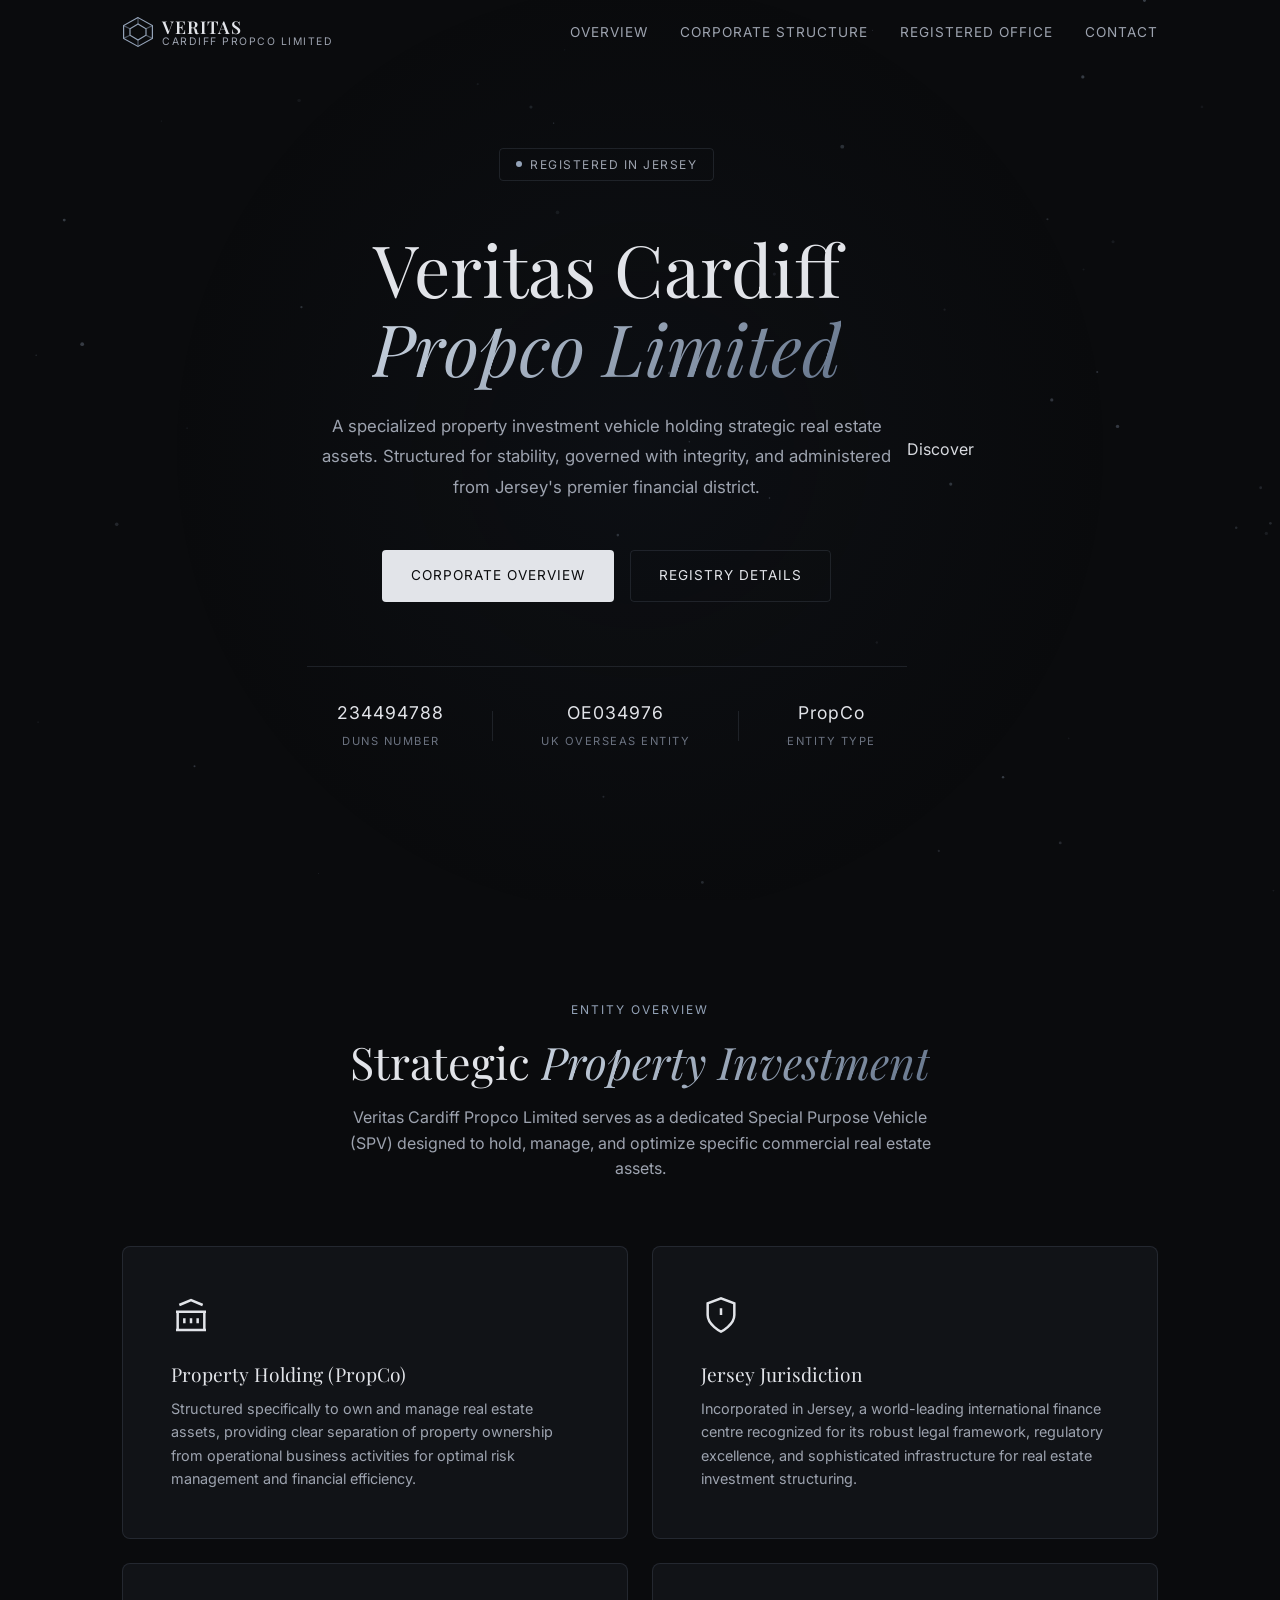
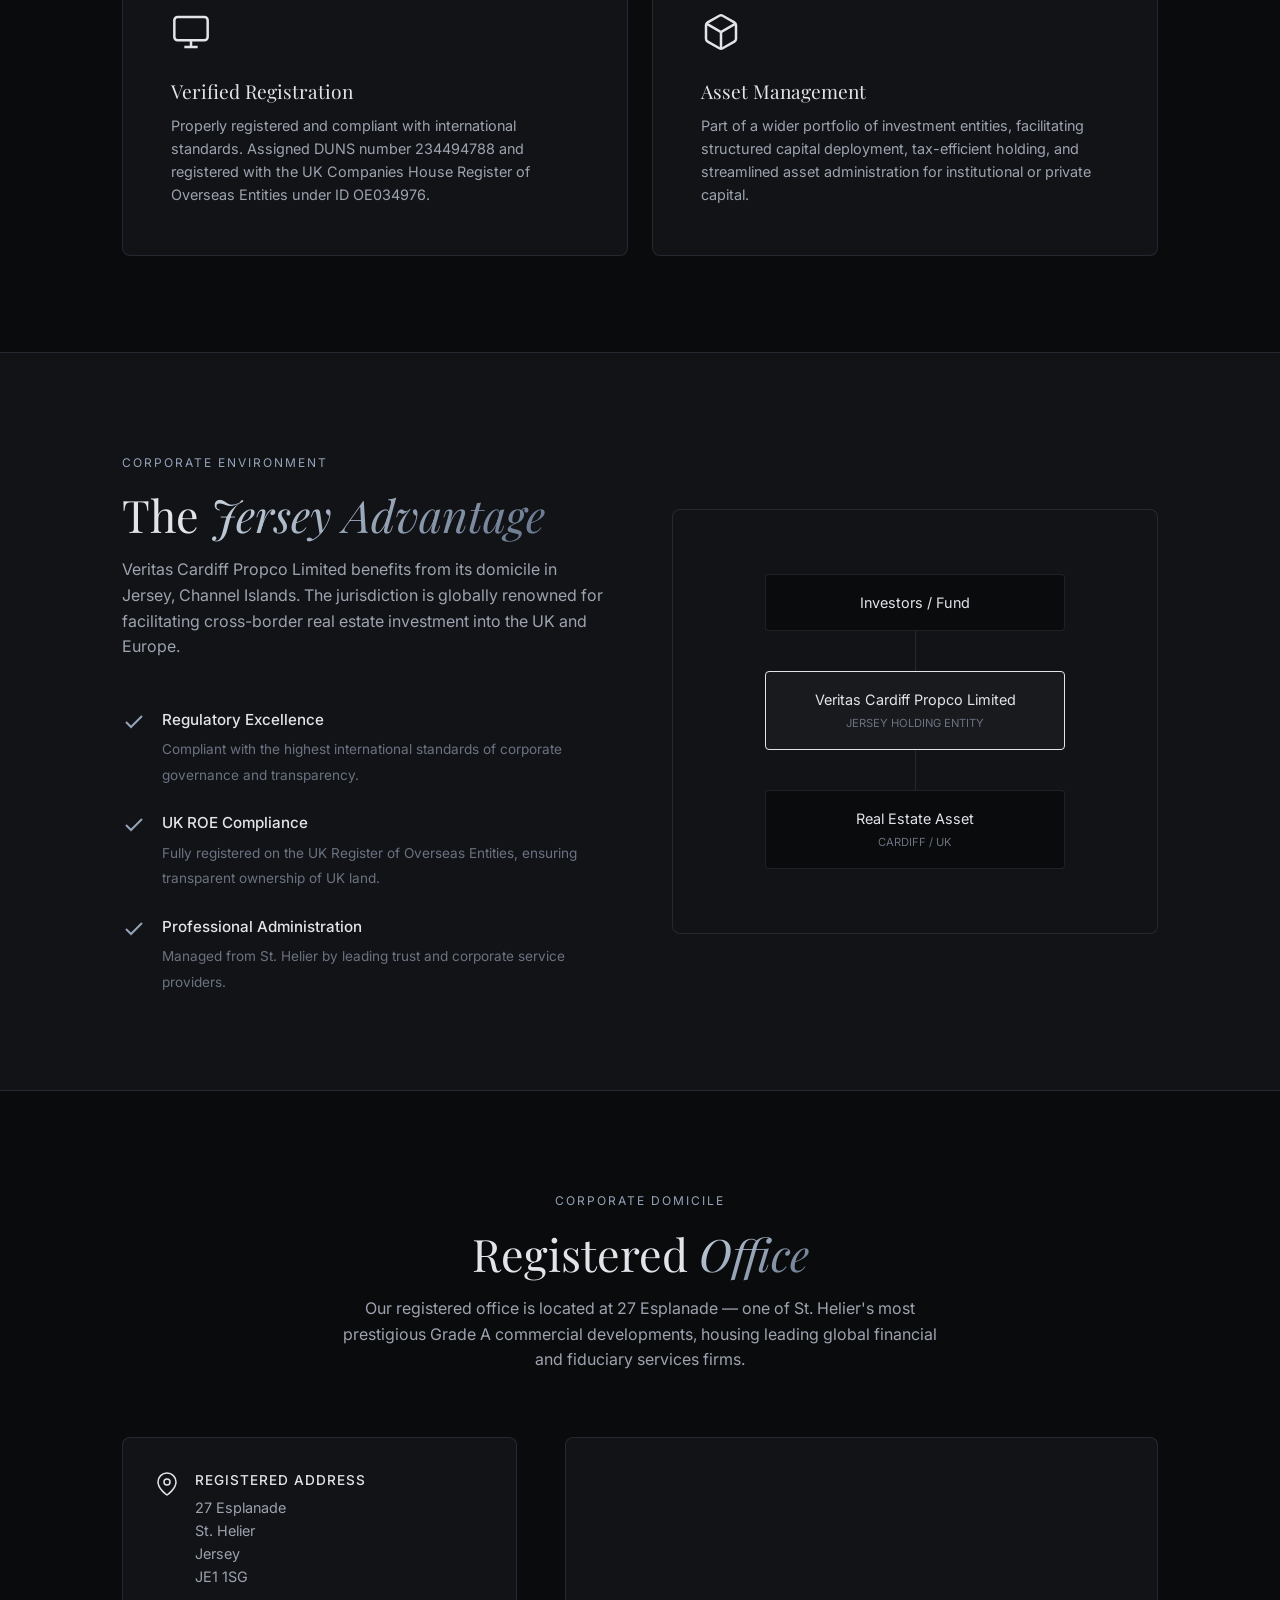
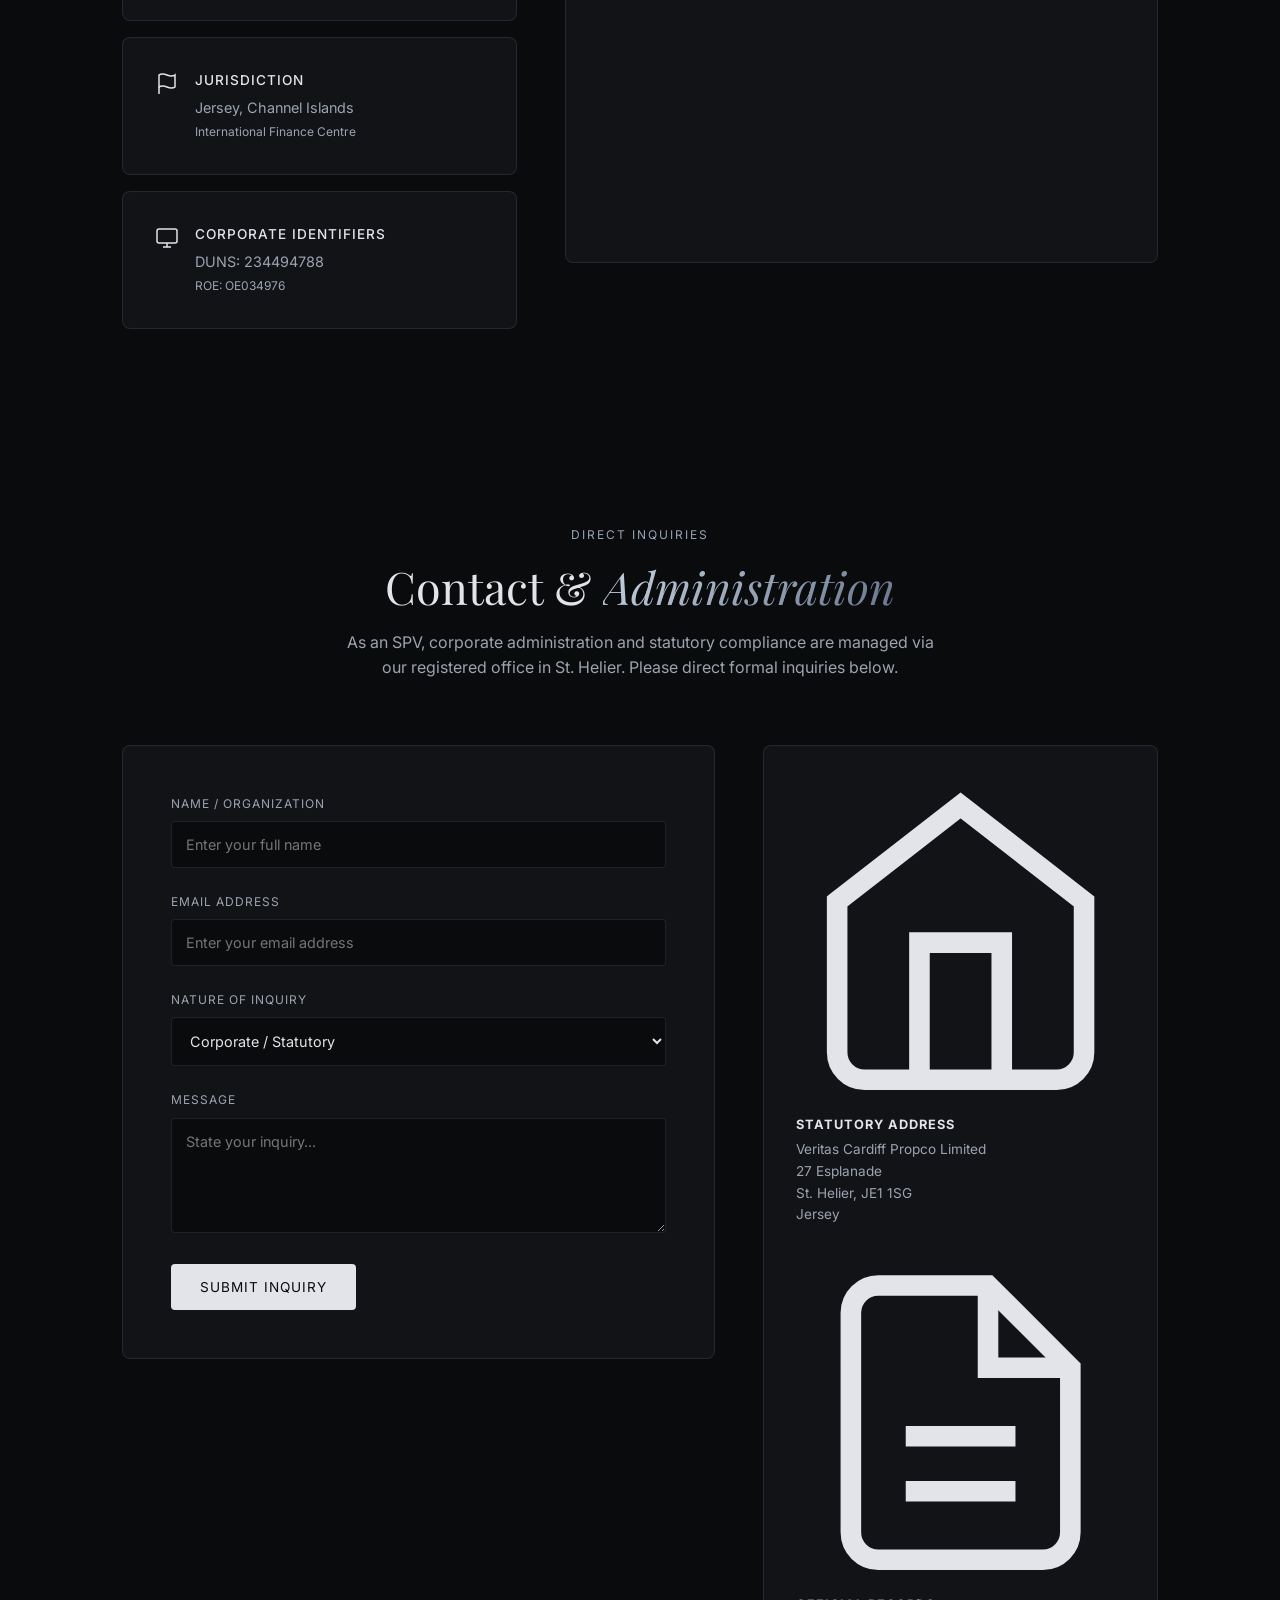
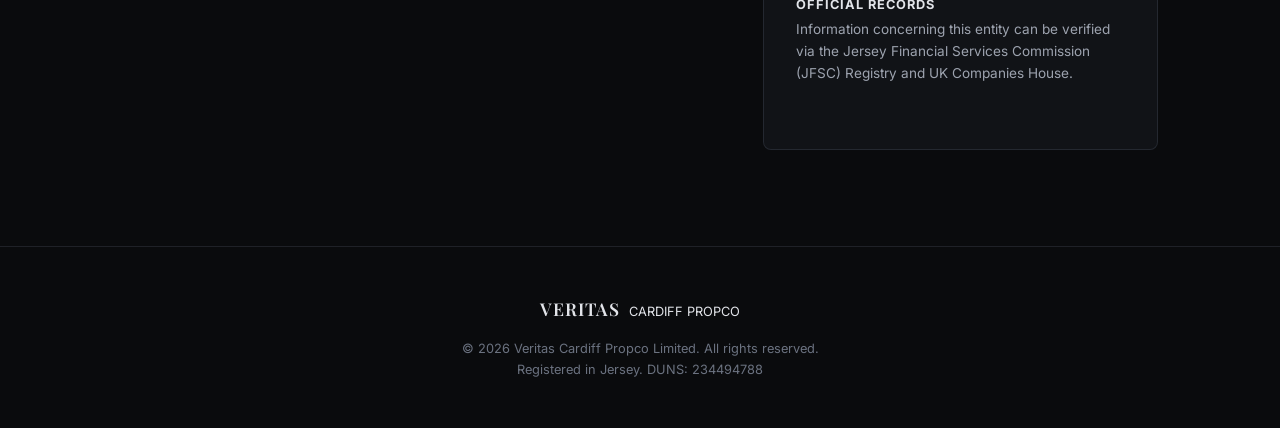
<file: index.html>
<!DOCTYPE html>
<html lang="en">
<head>
    <meta charset="UTF-8">
    <meta name="viewport" content="width=device-width, initial-scale=1.0">
    <title>Veritas Cardiff Propco Limited | Jersey</title>
    <meta name="description" content="Veritas Cardiff Propco Limited - Property investment and management entity. Registered at 27 Esplanade, St. Helier, Jersey. DUNS: 234494788.">
    <meta name="keywords" content="Veritas Cardiff Propco Limited, PropCo, Jersey, Real Estate, Property Investment, 27 Esplanade, St Helier, DUNS 234494788">
    <meta name="author" content="Veritas Cardiff Propco Limited">
    <meta property="og:title" content="Veritas Cardiff Propco Limited | Property Investment Entity">
    <meta property="og:description" content="A specialized property investment and management entity registered in St. Helier, Jersey.">
    <meta property="og:type" content="website">
    <link rel="preconnect" href="https://fonts.googleapis.com">
    <link rel="preconnect" href="https://fonts.gstatic.com" crossorigin>
    <link href="https://fonts.googleapis.com/css2?family=Inter:wght@300;400;500;600;700&family=Playfair+Display:ital,wght@0,400;0,600;0,700;1,400&display=swap" rel="stylesheet">
    <link rel="stylesheet" href="styles.css">
</head>
<body>
    <canvas id="particles-canvas"></canvas>

    <!-- Navigation -->
    <nav class="navbar" id="navbar">
        <div class="nav-container">
            <a href="#hero" class="nav-logo">
                <div class="logo-icon">
                    <svg viewBox="0 0 40 40" fill="none" xmlns="http://www.w3.org/2000/svg">
                        <path d="M20 2L2 12V28L20 38L38 28V12L20 2Z" stroke="currentColor" stroke-width="1.5" fill="none"/>
                        <path d="M20 10L10 16V24L20 30L30 24V16L20 10Z" stroke="currentColor" stroke-width="1.5" fill="none"/>
                        <path d="M20 2V10M2 12L10 16M38 12L30 16M2 28L10 24M38 28L30 24M20 38V30" stroke="currentColor" stroke-width="1.5" opacity="0.5"/>
                    </svg>
                </div>
                <div class="logo-text-group">
                    <span class="logo-text">VERITAS</span>
                    <span class="logo-subtext">CARDIFF PROPCO LIMITED</span>
                </div>
            </a>
            <ul class="nav-links">
                <li><a href="#about" class="nav-link">Overview</a></li>
                <li><a href="#structure" class="nav-link">Corporate Structure</a></li>
                <li><a href="#location" class="nav-link">Registered Office</a></li>
                <li><a href="#contact" class="nav-link">Contact</a></li>
            </ul>
            <button class="nav-toggle" id="nav-toggle" aria-label="Toggle navigation">
                <span></span>
                <span></span>
                <span></span>
            </button>
        </div>
    </nav>

    <!-- Mobile Menu -->
    <div class="mobile-menu" id="mobile-menu">
        <ul class="mobile-nav-links">
            <li><a href="#about" class="mobile-nav-link">Overview</a></li>
            <li><a href="#structure" class="mobile-nav-link">Corporate Structure</a></li>
            <li><a href="#location" class="mobile-nav-link">Registered Office</a></li>
            <li><a href="#contact" class="mobile-nav-link">Contact</a></li>
        </ul>
    </div>

    <!-- Hero Section -->
    <section class="hero" id="hero">
        <div class="hero-overlay"></div>
        <div class="hero-content">
            <div class="hero-badge animate-fade-in">
                <span class="badge-dot"></span>
                Registered in Jersey
            </div>
            <h1 class="hero-title animate-fade-in-up">
                Veritas Cardiff<br>
                <span class="gradient-text">Propco Limited</span>
            </h1>
            <p class="hero-subtitle animate-fade-in-up delay-1">
                A specialized property investment vehicle holding strategic real estate assets. 
                Structured for stability, governed with integrity, and administered from Jersey's 
                premier financial district.
            </p>
            <div class="hero-cta animate-fade-in-up delay-2">
                <a href="#about" class="btn btn-primary">
                    Corporate Overview
                </a>
                <a href="#location" class="btn btn-outline">Registry Details</a>
            </div>
            <div class="hero-stats animate-fade-in-up delay-3">
                <div class="stat-item">
                    <span class="stat-number">234494788</span>
                    <span class="stat-label">DUNS Number</span>
                </div>
                <div class="stat-divider"></div>
                <div class="stat-item">
                    <span class="stat-number">OE034976</span>
                    <span class="stat-label">UK Overseas Entity</span>
                </div>
                <div class="stat-divider"></div>
                <div class="stat-item">
                    <span class="stat-number">PropCo</span>
                    <span class="stat-label">Entity Type</span>
                </div>
            </div>
        </div>
        <div class="hero-scroll-indicator">
            <div class="scroll-line"></div>
            <span>Discover</span>
        </div>
    </section>

    <!-- About Section -->
    <section class="section about" id="about">
        <div class="container">
            <div class="section-header">
                <span class="section-tag">Entity Overview</span>
                <h2 class="section-title">Strategic <span class="gradient-text">Property Investment</span></h2>
                <p class="section-subtitle">
                    Veritas Cardiff Propco Limited serves as a dedicated Special Purpose Vehicle (SPV) 
                    designed to hold, manage, and optimize specific commercial real estate assets.
                </p>
            </div>
            <div class="about-grid">
                <div class="about-card glass-card animate-on-scroll">
                    <div class="card-icon">
                        <svg viewBox="0 0 24 24" fill="none" stroke="currentColor" stroke-width="1.5">
                            <path d="M3 21h18M3 10h18M5 6l7-3 7 3M4 10v11m16-11v11M8 14v3m4-3v3m4-3v3"/>
                        </svg>
                    </div>
                    <h3>Property Holding (PropCo)</h3>
                    <p>Structured specifically to own and manage real estate assets, providing clear separation of property ownership from operational business activities for optimal risk management and financial efficiency.</p>
                </div>
                <div class="about-card glass-card animate-on-scroll">
                    <div class="card-icon">
                        <svg viewBox="0 0 24 24" fill="none" stroke="currentColor" stroke-width="1.5">
                            <path d="M12 22s8-4 8-10V5l-8-3-8 3v7c0 6 8 10 8 10z"/>
                            <path d="M12 8v4m0 4h.01"/>
                        </svg>
                    </div>
                    <h3>Jersey Jurisdiction</h3>
                    <p>Incorporated in Jersey, a world-leading international finance centre recognized for its robust legal framework, regulatory excellence, and sophisticated infrastructure for real estate investment structuring.</p>
                </div>
                <div class="about-card glass-card animate-on-scroll">
                    <div class="card-icon">
                        <svg viewBox="0 0 24 24" fill="none" stroke="currentColor" stroke-width="1.5">
                            <rect x="2" y="3" width="20" height="14" rx="2" ry="2"/>
                            <line x1="8" y1="21" x2="16" y2="21"/>
                            <line x1="12" y1="17" x2="12" y2="21"/>
                        </svg>
                    </div>
                    <h3>Verified Registration</h3>
                    <p>Properly registered and compliant with international standards. Assigned DUNS number 234494788 and registered with the UK Companies House Register of Overseas Entities under ID OE034976.</p>
                </div>
                <div class="about-card glass-card animate-on-scroll">
                    <div class="card-icon">
                        <svg viewBox="0 0 24 24" fill="none" stroke="currentColor" stroke-width="1.5">
                            <path d="M21 16V8a2 2 0 00-1-1.73l-7-4a2 2 0 00-2 0l-7 4A2 2 0 003 8v8a2 2 0 001 1.73l7 4a2 2 0 002 0l7-4A2 2 0 0021 16z"/>
                            <polyline points="3.27 6.96 12 12.01 20.73 6.96"/>
                            <line x1="12" y1="22.08" x2="12" y2="12"/>
                        </svg>
                    </div>
                    <h3>Asset Management</h3>
                    <p>Part of a wider portfolio of investment entities, facilitating structured capital deployment, tax-efficient holding, and streamlined asset administration for institutional or private capital.</p>
                </div>
            </div>
        </div>
    </section>

    <!-- Structure Section -->
    <section class="section structure" id="structure">
        <div class="container">
            <div class="structure-grid">
                <div class="structure-content animate-on-scroll">
                    <span class="section-tag">Corporate Environment</span>
                    <h2 class="section-title">The <span class="gradient-text">Jersey Advantage</span></h2>
                    <p>Veritas Cardiff Propco Limited benefits from its domicile in Jersey, Channel Islands. The jurisdiction is globally renowned for facilitating cross-border real estate investment into the UK and Europe.</p>
                    
                    <ul class="benefit-list">
                        <li>
                            <div class="benefit-icon">
                                <svg viewBox="0 0 24 24" fill="none" stroke="currentColor" stroke-width="2"><polyline points="20 6 9 17 4 12"/></svg>
                            </div>
                            <div>
                                <strong>Regulatory Excellence</strong>
                                <span>Compliant with the highest international standards of corporate governance and transparency.</span>
                            </div>
                        </li>
                        <li>
                            <div class="benefit-icon">
                                <svg viewBox="0 0 24 24" fill="none" stroke="currentColor" stroke-width="2"><polyline points="20 6 9 17 4 12"/></svg>
                            </div>
                            <div>
                                <strong>UK ROE Compliance</strong>
                                <span>Fully registered on the UK Register of Overseas Entities, ensuring transparent ownership of UK land.</span>
                            </div>
                        </li>
                        <li>
                            <div class="benefit-icon">
                                <svg viewBox="0 0 24 24" fill="none" stroke="currentColor" stroke-width="2"><polyline points="20 6 9 17 4 12"/></svg>
                            </div>
                            <div>
                                <strong>Professional Administration</strong>
                                <span>Managed from St. Helier by leading trust and corporate service providers.</span>
                            </div>
                        </li>
                    </ul>
                </div>
                <div class="structure-visual animate-on-scroll">
                    <div class="glass-card corporate-diagram">
                        <div class="diagram-node top">
                            <span>Investors / Fund</span>
                        </div>
                        <div class="diagram-line vertical"></div>
                        <div class="diagram-node middle highlight">
                            <span>Veritas Cardiff Propco Limited</span>
                            <small>Jersey Holding Entity</small>
                        </div>
                        <div class="diagram-line vertical"></div>
                        <div class="diagram-node bottom">
                            <span>Real Estate Asset</span>
                            <small>Cardiff / UK</small>
                        </div>
                    </div>
                </div>
            </div>
        </div>
    </section>

    <!-- Location Section -->
    <section class="section location" id="location">
        <div class="container">
            <div class="section-header">
                <span class="section-tag">Corporate Domicile</span>
                <h2 class="section-title">Registered <span class="gradient-text">Office</span></h2>
                <p class="section-subtitle">
                    Our registered office is located at 27 Esplanade — one of St. Helier's most prestigious 
                    Grade A commercial developments, housing leading global financial and fiduciary services firms.
                </p>
            </div>
            <div class="location-grid">
                <div class="location-info animate-on-scroll">
                    <div class="location-detail-card glass-card">
                        <div class="location-icon">
                            <svg viewBox="0 0 24 24" fill="none" stroke="currentColor" stroke-width="1.5">
                                <path d="M21 10c0 7-9 13-9 13s-9-6-9-13a9 9 0 0118 0z"/>
                                <circle cx="12" cy="10" r="3"/>
                            </svg>
                        </div>
                        <div>
                            <h3>Registered Address</h3>
                            <p>27 Esplanade<br>
                            St. Helier<br>
                            Jersey<br>
                            JE1 1SG</p>
                        </div>
                    </div>
                    <div class="location-detail-card glass-card">
                        <div class="location-icon">
                            <svg viewBox="0 0 24 24" fill="none" stroke="currentColor" stroke-width="1.5">
                                <path d="M4 15s1-1 4-1 5 2 8 2 4-1 4-1V3s-1 1-4 1-5-2-8-2-4 1-4 1z"/>
                                <line x1="4" y1="22" x2="4" y2="15"/>
                            </svg>
                        </div>
                        <div>
                            <h3>Jurisdiction</h3>
                            <p>Jersey, Channel Islands<br>
                            <small>International Finance Centre</small></p>
                        </div>
                    </div>
                    <div class="location-detail-card glass-card">
                        <div class="location-icon">
                            <svg viewBox="0 0 24 24" fill="none" stroke="currentColor" stroke-width="1.5">
                                <rect x="2" y="3" width="20" height="14" rx="2" ry="2"/>
                                <line x1="8" y1="21" x2="16" y2="21"/>
                                <line x1="12" y1="17" x2="12" y2="21"/>
                            </svg>
                        </div>
                        <div>
                            <h3>Corporate Identifiers</h3>
                            <p>DUNS: 234494788<br>
                            <small>ROE: OE034976</small></p>
                        </div>
                    </div>
                </div>
                <div class="location-map animate-on-scroll">
                    <div class="map-wrapper glass-card">
                        <!-- Map embedded for St Helier Esplanade -->
                        <iframe
                            src="https://www.google.com/maps/embed?pb=!1m18!1m12!1m3!1d2581.564417154034!2d-2.11477768427976!3d49.18375817932034!2m3!1f0!2f0!3f0!3m2!1i1024!2i768!4f13.1!3m3!1m2!1s0x480c52bb7ad277bd%3A0xeaeb6767d02ce4eb!2s27%20Esplanade%2C%20St%20Helier%2C%20Jersey!5e0!3m2!1sen!2s!4v1"
                            width="100%"
                            height="400"
                            style="border:0; border-radius: 12px;"
                            allowfullscreen=""
                            loading="lazy"
                            referrerpolicy="no-referrer-when-downgrade"
                            title="27 Esplanade, Jersey">
                        </iframe>
                    </div>
                </div>
            </div>
        </div>
    </section>

    <!-- Contact Section -->
    <section class="section contact" id="contact">
        <div class="container">
            <div class="section-header">
                <span class="section-tag">Direct Inquiries</span>
                <h2 class="section-title">Contact & <span class="gradient-text">Administration</span></h2>
                <p class="section-subtitle">
                    As an SPV, corporate administration and statutory compliance are managed via 
                    our registered office in St. Helier. Please direct formal inquiries below.
                </p>
            </div>
            <div class="contact-grid">
                <div class="contact-form-wrapper animate-on-scroll">
                    <form class="contact-form glass-card" id="contact-form">
                        <div class="form-group">
                            <label for="name">Name / Organization</label>
                            <input type="text" id="name" name="name" placeholder="Enter your full name" required>
                        </div>
                        <div class="form-group">
                            <label for="email">Email Address</label>
                            <input type="email" id="email" name="email" placeholder="Enter your email address" required>
                        </div>
                        <div class="form-group">
                            <label for="subject">Nature of Inquiry</label>
                            <select id="subject" name="subject" class="form-select">
                                <option value="corporate">Corporate / Statutory</option>
                                <option value="property">Property Management</option>
                                <option value="compliance">Compliance / KYC</option>
                                <option value="other">Other</option>
                            </select>
                        </div>
                        <div class="form-group">
                            <label for="message">Message</label>
                            <textarea id="message" name="message" rows="5" placeholder="State your inquiry..." required></textarea>
                        </div>
                        <button type="submit" class="btn btn-primary btn-full">
                            Submit Inquiry
                        </button>
                    </form>
                </div>
                <div class="contact-info-wrapper animate-on-scroll">
                    <div class="contact-info-card glass-card">
                        <div class="contact-info-item">
                            <div class="contact-icon">
                                <svg viewBox="0 0 24 24" fill="none" stroke="currentColor" stroke-width="1.5">
                                    <path d="M3 9l9-7 9 7v11a2 2 0 01-2 2H5a2 2 0 01-2-2z"/>
                                    <polyline points="9 22 9 12 15 12 15 22"/>
                                </svg>
                            </div>
                            <div>
                                <h4>Statutory Address</h4>
                                <p>Veritas Cardiff Propco Limited<br>27 Esplanade<br>St. Helier, JE1 1SG<br>Jersey</p>
                            </div>
                        </div>
                        <div class="contact-info-item">
                            <div class="contact-icon">
                                <svg viewBox="0 0 24 24" fill="none" stroke="currentColor" stroke-width="1.5">
                                    <path d="M14 2H6a2 2 0 00-2 2v16a2 2 0 002 2h12a2 2 0 002-2V8z"/>
                                    <polyline points="14 2 14 8 20 8"/>
                                    <line x1="16" y1="13" x2="8" y2="13"/>
                                    <line x1="16" y1="17" x2="8" y2="17"/>
                                </svg>
                            </div>
                            <div>
                                <h4>Official Records</h4>
                                <p>Information concerning this entity can be verified via the Jersey Financial Services Commission (JFSC) Registry and UK Companies House.</p>
                            </div>
                        </div>
                    </div>
                </div>
            </div>
        </div>
    </section>

    <!-- Footer -->
    <footer class="footer">
        <div class="container">
            <div class="footer-bottom">
                <div class="footer-logo">
                    <span class="logo-text">VERITAS</span>
                    <span class="logo-accent" style="font-size: 0.8rem; margin-left: 5px;">CARDIFF PROPCO</span>
                </div>
                <p>&copy; <span id="current-year"></span> Veritas Cardiff Propco Limited. All rights reserved.</p>
                <p class="footer-location">Registered in Jersey. DUNS: 234494788</p>
            </div>
        </div>
    </footer>

    <script src="script.js"></script>
</body>
</html>
</file>
<file: styles.css>
/* =========================================
   Veritas Cardiff Propco Limited - Styles
   ========================================= */

:root {
    /* Colors - Corporate Slate/Platinum Theme */
    --color-bg-primary: #0a0b0d;
    --color-bg-secondary: #111317;
    --color-bg-tertiary: #191b22;
    --color-surface: rgba(25, 27, 34, 0.7);
    --color-surface-hover: rgba(35, 38, 48, 0.9);
    
    --color-text-primary: #e2e4e9;
    --color-text-secondary: #9da3af;
    --color-text-muted: #6b7280;
    
    --color-accent-1: #94a3b8; /* Slate/Silver */
    --color-accent-2: #e2e8f0; /* Platinum */
    --color-accent-3: #64748b;
    
    --gradient-primary: linear-gradient(135deg, #cbd5e1 0%, #64748b 100%);
    --gradient-glass: linear-gradient(135deg, rgba(255,255,255,0.03) 0%, rgba(255,255,255,0.01) 100%);
    
    --color-border: rgba(148, 163, 184, 0.15);
    --color-border-hover: rgba(148, 163, 184, 0.35);
    
    /* Spacing */
    --space-xs: 0.25rem;
    --space-sm: 0.5rem;
    --space-md: 1rem;
    --space-lg: 1.5rem;
    --space-xl: 2rem;
    --space-2xl: 3rem;
    --space-3xl: 4rem;
    --space-4xl: 6rem;
    
    /* Typography */
    --font-display: 'Playfair Display', serif;
    --font-body: 'Inter', sans-serif;
    
    /* Borders & Radius */
    --radius-sm: 4px;
    --radius-md: 8px;
    --radius-lg: 12px;
    --radius-xl: 16px;
    --radius-full: 9999px;
    
    /* Shadows */
    --shadow-sm: 0 2px 8px rgba(0, 0, 0, 0.4);
    --shadow-md: 0 4px 16px rgba(0, 0, 0, 0.5);
    --shadow-lg: 0 8px 32px rgba(0, 0, 0, 0.6);
    --shadow-glow: 0 0 30px rgba(148, 163, 184, 0.1);
    
    /* Transitions */
    --transition-fast: 0.2s ease;
    --transition-base: 0.3s ease;
    --transition-slow: 0.5s ease;
}

*, *::before, *::after {
    margin: 0;
    padding: 0;
    box-sizing: border-box;
}

html {
    scroll-behavior: smooth;
    scroll-padding-top: 80px;
}

body {
    font-family: var(--font-body);
    background-color: var(--color-bg-primary);
    color: var(--color-text-primary);
    line-height: 1.6;
    overflow-x: hidden;
    -webkit-font-smoothing: antialiased;
}

#particles-canvas {
    position: fixed;
    top: 0;
    left: 0;
    width: 100%;
    height: 100%;
    z-index: 0;
    pointer-events: none;
}

.container {
    max-width: 1100px;
    margin: 0 auto;
    padding: 0 var(--space-xl);
}

/* --- Navigation --- */
.navbar {
    position: fixed;
    top: 0;
    left: 0;
    right: 0;
    z-index: 1000;
    padding: var(--space-md) 0;
    transition: var(--transition-base);
    border-bottom: 1px solid transparent;
}

.navbar.scrolled {
    background: rgba(10, 11, 13, 0.95);
    backdrop-filter: blur(10px);
    border-bottom: 1px solid var(--color-border);
    padding: var(--space-sm) 0;
}

.nav-container {
    max-width: 1100px;
    margin: 0 auto;
    padding: 0 var(--space-xl);
    display: flex;
    align-items: center;
    justify-content: space-between;
}

.nav-logo {
    display: flex;
    align-items: center;
    gap: var(--space-sm);
    text-decoration: none;
    color: var(--color-text-primary);
}

.logo-icon {
    width: 32px;
    height: 32px;
    color: var(--color-accent-1);
    transition: var(--transition-base);
}

.logo-text-group {
    display: flex;
    flex-direction: column;
    line-height: 1.1;
}

.logo-text {
    font-family: var(--font-display);
    font-weight: 600;
    font-size: 1.1rem;
    letter-spacing: 1px;
}

.logo-subtext {
    font-size: 0.65rem;
    color: var(--color-text-secondary);
    letter-spacing: 1.5px;
    text-transform: uppercase;
}

.nav-links {
    display: flex;
    list-style: none;
    gap: var(--space-xl);
}

.nav-link {
    color: var(--color-text-secondary);
    text-decoration: none;
    font-size: 0.85rem;
    text-transform: uppercase;
    letter-spacing: 1px;
    position: relative;
    padding: var(--space-xs) 0;
    transition: var(--transition-base);
}

.nav-link::after {
    content: '';
    position: absolute;
    bottom: -2px;
    left: 0;
    width: 0;
    height: 1px;
    background: var(--color-text-primary);
    transition: var(--transition-base);
}

.nav-link:hover {
    color: var(--color-text-primary);
}

.nav-link:hover::after {
    width: 100%;
}

.nav-toggle {
    display: none;
    flex-direction: column;
    gap: 5px;
    background: none;
    border: none;
    cursor: pointer;
    padding: var(--space-xs);
}

.nav-toggle span {
    display: block;
    width: 24px;
    height: 1px;
    background: var(--color-text-primary);
    transition: var(--transition-base);
}

/* Mobile Menu */
.mobile-menu {
    position: fixed;
    top: 0; left: 0; right: 0; bottom: 0;
    background: rgba(10, 11, 13, 0.98);
    z-index: 999;
    display: flex;
    align-items: center;
    justify-content: center;
    opacity: 0;
    visibility: hidden;
    transition: var(--transition-slow);
}

.mobile-menu.active { opacity: 1; visibility: visible; }
.mobile-nav-links { list-style: none; text-align: center; }

.mobile-nav-link {
    color: var(--color-text-primary);
    text-decoration: none;
    font-family: var(--font-display);
    font-size: 1.5rem;
    display: block;
    padding: var(--space-lg) 0;
    opacity: 0;
    transform: translateY(20px);
    transition: var(--transition-base);
}

.mobile-menu.active .mobile-nav-link { opacity: 1; transform: translateY(0); }

/* --- Hero --- */
.hero {
    position: relative;
    min-height: 100vh;
    display: flex;
    align-items: center;
    justify-content: center;
    overflow: hidden;
    padding: var(--space-4xl) var(--space-xl);
}

.hero-overlay {
    position: absolute;
    top: 0; left: 0; right: 0; bottom: 0;
    background: radial-gradient(circle at center, rgba(30, 41, 59, 0.15) 0%, transparent 60%);
    z-index: 1;
}

.hero-content {
    position: relative;
    z-index: 2;
    text-align: center;
    max-width: 800px;
}

.hero-badge {
    display: inline-flex;
    align-items: center;
    gap: var(--space-sm);
    padding: 6px 16px;
    border: 1px solid var(--color-border);
    border-radius: var(--radius-sm);
    font-size: 0.75rem;
    color: var(--color-text-secondary);
    letter-spacing: 1.5px;
    text-transform: uppercase;
    margin-bottom: var(--space-2xl);
}

.badge-dot {
    width: 6px;
    height: 6px;
    background: var(--color-accent-1);
    border-radius: 50%;
}

.hero-title {
    font-family: var(--font-display);
    font-size: clamp(2.5rem, 6vw, 4.5rem);
    font-weight: 400;
    line-height: 1.1;
    margin-bottom: var(--space-lg);
}

.gradient-text {
    background: var(--gradient-primary);
    -webkit-background-clip: text;
    -webkit-text-fill-color: transparent;
    background-clip: text;
    font-style: italic;
}

.hero-subtitle {
    font-size: 1.05rem;
    color: var(--color-text-secondary);
    max-width: 600px;
    margin: 0 auto var(--space-2xl);
    line-height: 1.8;
}

.hero-cta {
    display: flex;
    gap: var(--space-md);
    justify-content: center;
    margin-bottom: var(--space-3xl);
}

.btn {
    display: inline-flex;
    align-items: center;
    justify-content: center;
    padding: 14px 28px;
    border-radius: var(--radius-sm);
    font-family: var(--font-body);
    font-size: 0.85rem;
    text-transform: uppercase;
    letter-spacing: 1px;
    text-decoration: none;
    cursor: pointer;
    transition: var(--transition-base);
    border: 1px solid transparent;
}

.btn-primary {
    background: var(--color-text-primary);
    color: var(--color-bg-primary);
}

.btn-primary:hover {
    background: var(--color-accent-1);
}

.btn-outline {
    background: transparent;
    color: var(--color-text-primary);
    border-color: var(--color-border);
}

.btn-outline:hover {
    border-color: var(--color-text-primary);
}

.hero-stats {
    display: flex;
    align-items: center;
    justify-content: center;
    gap: var(--space-2xl);
    border-top: 1px solid var(--color-border);
    padding-top: var(--space-xl);
}

.stat-item { text-align: center; }

.stat-number {
    display: block;
    font-family: var(--font-body);
    font-size: 1.1rem;
    font-weight: 400;
    color: var(--color-text-primary);
    letter-spacing: 1px;
}

.stat-label {
    font-size: 0.7rem;
    color: var(--color-text-muted);
    text-transform: uppercase;
    letter-spacing: 1.5px;
}

.stat-divider {
    width: 1px;
    height: 30px;
    background: var(--color-border);
}

/* --- General Sections --- */
.section {
    position: relative;
    z-index: 1;
    padding: var(--space-4xl) 0;
}

.section-header {
    text-align: center;
    margin-bottom: var(--space-3xl);
}

.section-tag {
    display: inline-block;
    font-size: 0.75rem;
    color: var(--color-accent-1);
    text-transform: uppercase;
    letter-spacing: 2px;
    margin-bottom: var(--space-md);
}

.section-title {
    font-family: var(--font-display);
    font-size: clamp(2rem, 4vw, 2.8rem);
    font-weight: 400;
    line-height: 1.2;
    margin-bottom: var(--space-md);
}

.section-subtitle {
    font-size: 1rem;
    color: var(--color-text-secondary);
    max-width: 600px;
    margin: 0 auto;
}

.glass-card {
    background: var(--color-bg-secondary);
    border: 1px solid var(--color-border);
    border-radius: var(--radius-md);
    transition: var(--transition-base);
}

.glass-card:hover {
    border-color: var(--color-border-hover);
}

/* --- About --- */
.about-grid {
    display: grid;
    grid-template-columns: repeat(2, 1fr);
    gap: var(--space-lg);
}

.about-card {
    padding: var(--space-2xl);
}

.card-icon {
    width: 40px;
    height: 40px;
    color: var(--color-text-primary);
    margin-bottom: var(--space-lg);
}

.about-card h3 {
    font-family: var(--font-display);
    font-size: 1.2rem;
    font-weight: 400;
    margin-bottom: var(--space-sm);
    color: var(--color-text-primary);
}

.about-card p {
    color: var(--color-text-secondary);
    font-size: 0.9rem;
}

/* --- Structure --- */
.structure {
    background: var(--color-bg-secondary);
    border-top: 1px solid var(--color-border);
    border-bottom: 1px solid var(--color-border);
}

.structure-grid {
    display: grid;
    grid-template-columns: 1fr 1fr;
    gap: var(--space-3xl);
    align-items: center;
}

.structure-content p {
    color: var(--color-text-secondary);
    margin-bottom: var(--space-2xl);
    font-size: 1rem;
}

.benefit-list {
    list-style: none;
    display: flex;
    flex-direction: column;
    gap: var(--space-lg);
}

.benefit-list li {
    display: flex;
    gap: var(--space-md);
    align-items: flex-start;
}

.benefit-icon {
    width: 24px;
    height: 24px;
    color: var(--color-accent-1);
    flex-shrink: 0;
    margin-top: 2px;
}

.benefit-list strong {
    display: block;
    font-weight: 500;
    color: var(--color-text-primary);
    font-size: 0.95rem;
    margin-bottom: 4px;
}

.benefit-list span {
    font-size: 0.85rem;
    color: var(--color-text-muted);
}

.corporate-diagram {
    padding: var(--space-3xl) var(--space-xl);
    display: flex;
    flex-direction: column;
    align-items: center;
}

.diagram-node {
    padding: var(--space-md) var(--space-xl);
    border: 1px solid var(--color-border);
    border-radius: var(--radius-sm);
    text-align: center;
    width: 100%;
    max-width: 300px;
    background: var(--color-bg-primary);
}

.diagram-node.highlight {
    border-color: var(--color-text-primary);
    background: rgba(255,255,255,0.03);
}

.diagram-node span {
    display: block;
    font-size: 0.9rem;
    color: var(--color-text-primary);
}

.diagram-node small {
    display: block;
    font-size: 0.7rem;
    color: var(--color-text-muted);
    margin-top: 4px;
    text-transform: uppercase;
}

.diagram-line {
    width: 1px;
    height: 40px;
    background: var(--color-border);
}

/* --- Location --- */
.location-grid {
    display: grid;
    grid-template-columns: 1fr 1.5fr;
    gap: var(--space-2xl);
}

.location-info {
    display: flex;
    flex-direction: column;
    gap: var(--space-md);
}

.location-detail-card {
    padding: var(--space-xl);
    display: flex;
    align-items: flex-start;
    gap: var(--space-md);
}

.location-icon {
    width: 24px;
    height: 24px;
    color: var(--color-text-primary);
    flex-shrink: 0;
    margin-top: 2px;
}

.location-detail-card h3 {
    font-family: var(--font-body);
    font-size: 0.85rem;
    text-transform: uppercase;
    letter-spacing: 1px;
    font-weight: 500;
    margin-bottom: var(--space-xs);
}

.location-detail-card p {
    color: var(--color-text-secondary);
    font-size: 0.9rem;
}

.map-wrapper {
    padding: var(--space-sm);
}

/* --- Contact --- */
.contact-grid {
    display: grid;
    grid-template-columns: 1.5fr 1fr;
    gap: var(--space-2xl);
}

.contact-form {
    padding: var(--space-2xl);
}

.form-group {
    margin-bottom: var(--space-lg);
}

.form-group label {
    display: block;
    font-size: 0.75rem;
    text-transform: uppercase;
    letter-spacing: 1px;
    color: var(--color-text-secondary);
    margin-bottom: var(--space-sm);
}

.form-group input,
.form-group select,
.form-group textarea {
    width: 100%;
    padding: 14px;
    background: var(--color-bg-primary);
    border: 1px solid var(--color-border);
    border-radius: var(--radius-sm);
    color: var(--color-text-primary);
    font-family: var(--font-body);
    font-size: 0.9rem;
    transition: var(--transition-base);
}

.form-group input:focus,
.form-group select:focus,
.form-group textarea:focus {
    outline: none;
    border-color: var(--color-text-primary);
}

.contact-info-card {
    padding: var(--space-xl);
    height: 100%;
}

.contact-info-item {
    margin-bottom: var(--space-xl);
}

.contact-info-item h4 {
    font-family: var(--font-body);
    font-size: 0.8rem;
    text-transform: uppercase;
    letter-spacing: 1px;
    margin-bottom: var(--space-xs);
    color: var(--color-text-primary);
}

.contact-info-item p {
    color: var(--color-text-secondary);
    font-size: 0.85rem;
}

/* --- Footer --- */
.footer {
    padding: var(--space-2xl) 0;
    border-top: 1px solid var(--color-border);
    text-align: center;
}

.footer-logo {
    margin-bottom: var(--space-md);
}

.footer p {
    font-size: 0.8rem;
    color: var(--color-text-muted);
}

/* --- Animations --- */
.animate-fade-in { opacity: 0; animation: fadeIn 0.8s ease forwards; }
.animate-fade-in-up { opacity: 0; transform: translateY(20px); animation: fadeInUp 0.8s ease forwards; }

.delay-1 { animation-delay: 0.2s; }
.delay-2 { animation-delay: 0.4s; }
.delay-3 { animation-delay: 0.6s; }

@keyframes fadeIn { to { opacity: 1; } }
@keyframes fadeInUp { to { opacity: 1; transform: translateY(0); } }

.animate-on-scroll { opacity: 0; transform: translateY(20px); transition: opacity 0.6s ease, transform 0.6s ease; }
.animate-on-scroll.visible { opacity: 1; transform: translateY(0); }

/* --- Responsive --- */
@media (max-width: 900px) {
    .about-grid, .structure-grid, .location-grid, .contact-grid { grid-template-columns: 1fr; }
    .hero-stats { gap: var(--space-md); flex-wrap: wrap; }
    .nav-links { display: none; }
    .nav-toggle { display: flex; }
}
</file>
